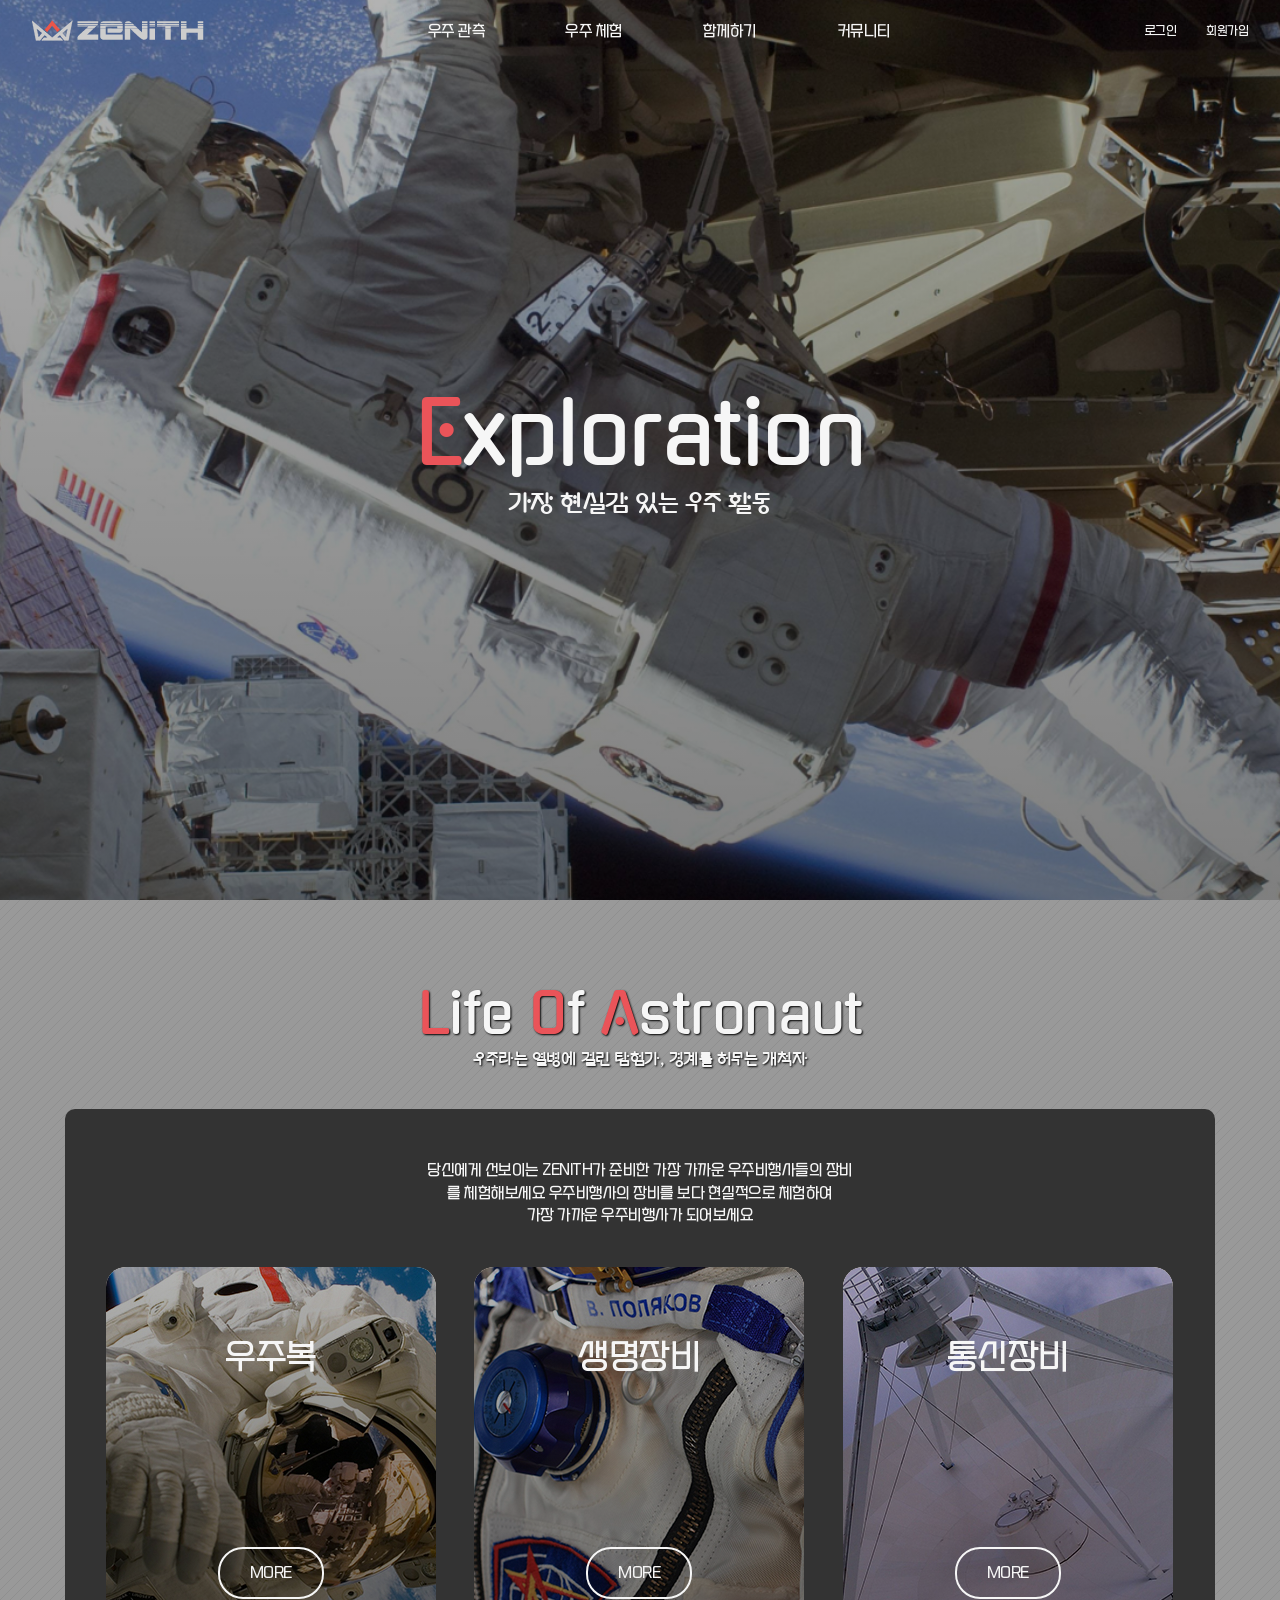
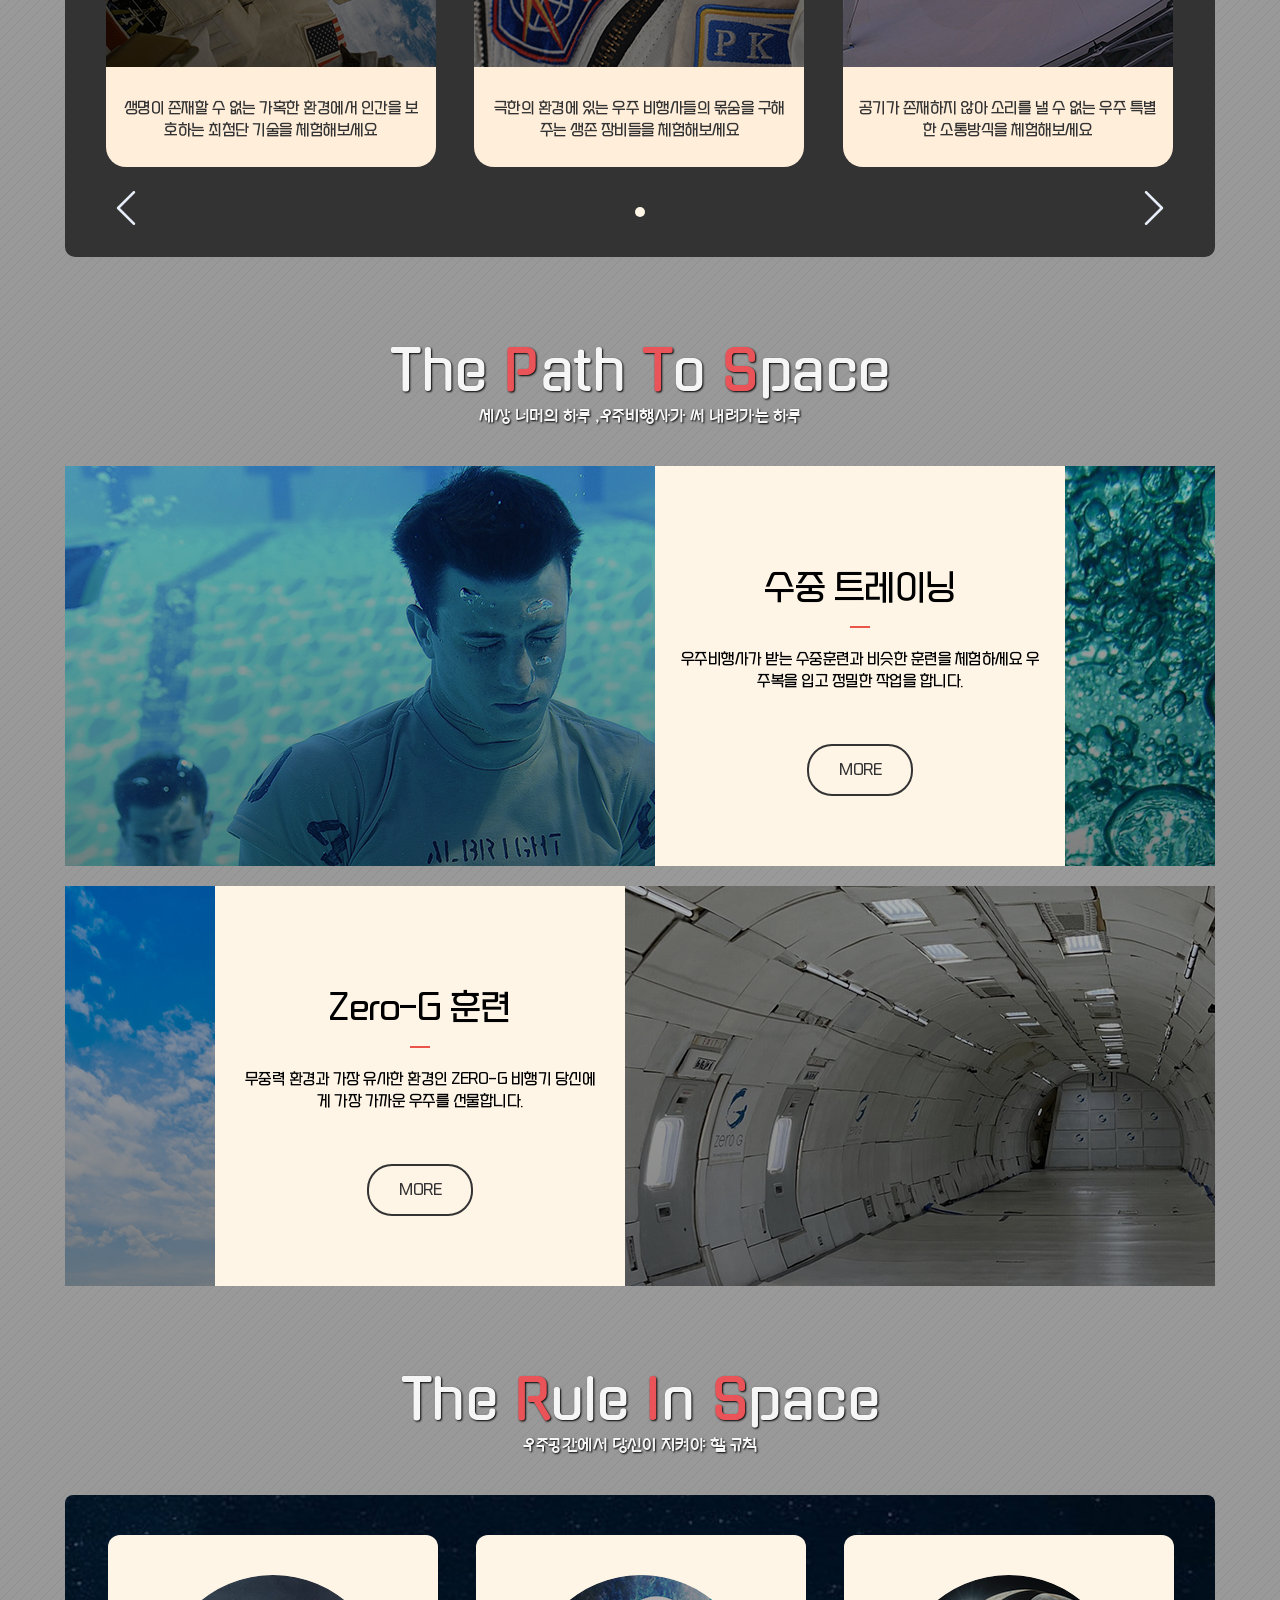
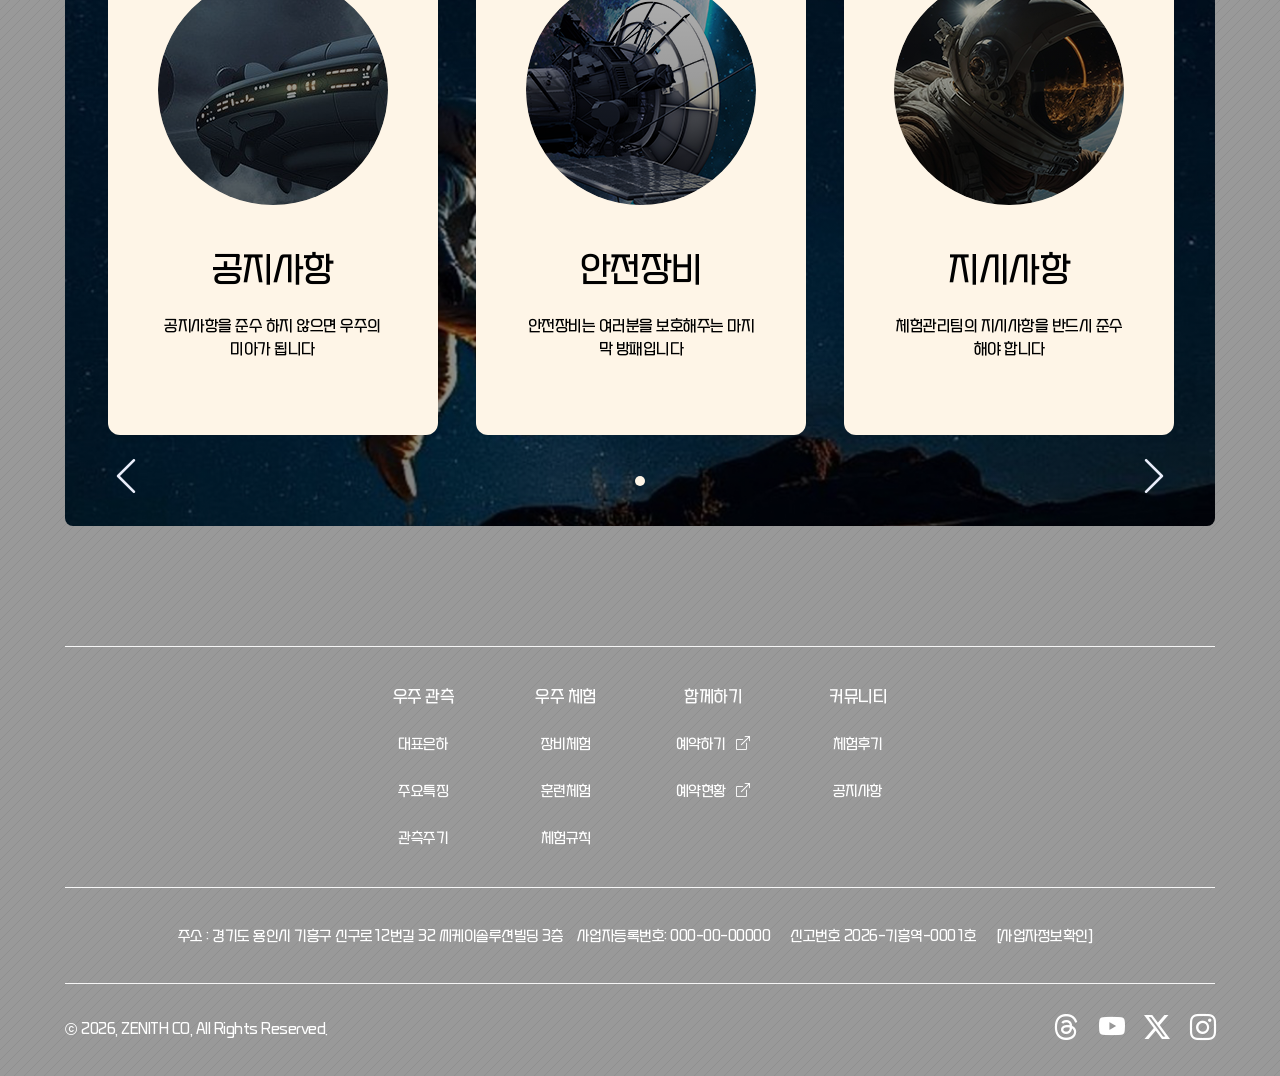
<file: exploration.html>
<!DOCTYPE html>
<html lang="ko">
<head>
    <meta charset="UTF-8">
    <meta name="viewport" content="width=device-width, initial-scale=1.0">
    <title>ZENITH</title>
    <link rel="shortcut icon" href="imgs/exp/ZENITH.ico">
    <link rel="stylesheet" href="css/reset.css">
    <link rel="stylesheet" href="css/common.css">
    
    <script src="js/jquery-1.12.4.min.js"></script>
</head>


<body>
    <header>
        <nav>
            <a href="index.html" class="logo"></a>
            <a href="" id="trigger">
                <span></span>
                <span></span>
                <span></span>
            </a>
            <ul id="main-menu">
                <li>
                    <a href="observe.html">우주 관측</a>
                    <ul class="sub-menu">
                        <li><a href="observe.html">대표은하</a></li>
                        <li><a href="">주요특징</a></li>
                        <li><a href="">관측주기</a></li>
                    </ul>
                </li>
                <li>
                    <a href="exploration.html">우주 체험</a>
                    <ul class="sub-menu">
                        <li><a href="exploration.html">장비체험</a></li>
                        <li><a href="">훈련체험</a></li>
                        <li><a href="">체험규칙</a></li>
                    </ul>
                </li>
                <li>
                    <a href="">함께하기</a>
                    <ul class="sub-menu">
                        <li><a href="">예약하기</a></li>
                        <li><a href="">예약현황</a></li>
                    </ul>
                </li>
                <li>
                    <a href="">커뮤니티</a>
                    <ul class="sub-menu">
                        <li><a href="">체험후기</a></li>
                        <li><a href="">공지사항</a></li>
                    </ul>
                </li>
            </ul>

            <ul class="top-menu">
                <li><a href=""><span>로그인</span><i class="bi bi-person-check-fill"></i></a></li>
                <li><a href=""><span>회원가입</span><i class="bi bi-person-plus-fill"></i></a></li>
            </ul>
        </nav>
    </header>
    

    
    <link rel="stylesheet" href="plugin/owlcarousel/owl.carousel.css">
    <link rel="stylesheet" href="css/explorations.css">
    <script src="plugin/owlcarousel/owl.carousel.js"></script>
    <script src="js/common.js"></script>
    <script src="js/ex-custom.js"></script>
    <script>
        $(function(){
            $('.owl-carousel').owlCarousel({
                loop: true,
                nav: true,
                responsiveClass: true,
                dots : true,
                responsive: {
                    0: {
                    items: 1,
                    margin: 10
                    },
                    760: {
                        items: 2,
                        margin: 30
                    },
                    1200: {
                        items: 3,
                        margin: 35
                    },
                    1550: {
                        items: 3,
                        margin: 50
                    }
                }
            });
        });
    </script>


    <div class="bn">
        <div class="ex-bn-bg"></div>
        <div class="bn-cts">
            <h1><span>e</span>xploration</h1>
            <p>가장 현실감 있는 우주 활동</p>
        </div>
    </div>

    <section>
        <div class="sub-title">
            <h2><span>l</span>ife <span>o</span>f <span>a</span>stronaut</h2>
            <p>우주라는 열병에 걸린 탐험가, 경계를 허무는 개척자</p>
        </div>

        <div class ="ex-la-container">
            <p>
                당신에게 선보이는 ZENITH가 준비한 가장 가까운 우주비행사들의 장비를 체험해보세요
                우주비행사의 장비를 보다 현실적으로 체험하여<br>
                가장 가까운 우주비행사가 되어보세요
            </p>

            <div class="owl-carousel owl-theme">
                <div class="ex-la-cd ex-la-cd1">
                    <a href="">MORE</a>
                    <div class="ex-la-bg1">
                        <h3>우주복</h3>
                    </div>
                    <p>생명이 존재할 수 없는 가혹한 환경에서 인간을 보호하는 최첨단 기술을 체험해보세요</p>
                </div>

                <div class="ex-la-cd ex-la-cd2" >
                    <a href="">MORE</a>
                    <div class="ex-la-bg2">
                        <h3>생명장비</h3>
                    </div>
                    <p> 극한의 환경에 있는 우주 비행사들의 몫숨을 구해주는 생존 장비들을 체험해보세요 </p>
                </div>

                <div class="ex-la-cd ex-la-cd3" >
                    <a href="">MORE</a>
                    <div class="ex-la-bg3">
                        <h3>통신장비</h3>
                    </div>
                    <p>공기가 존재하지 않아 소리를 낼 수 없는 우주 특별한 소통방식을 체험해보세요</p>
                </div>
            </div>
        </div> <!--end:ex-la-container-->




            
		<div class="sub-title">
			<h2>The <span class="highlight">P</span>ath <span class="highlight">T</span>o <span class="highlight">S</span>pace</h2>
			<p>세상 너머의 하루 ,우주비행사가 써 내려가는 하루</p>
		</div>

		<div class="ex-ps-container">
			<div class="ex-ps-wrap">
				<div class="ex-ps-bg ex-ps-bg-big ex-ps-bg-1 "></div>
				<div class="ex-ps-cts ">
					<h3>수중 트레이닝</h3>
					<p>
						우주비행사가 받는 수중훈련과 비슷한 훈련을 체험하세요
						우주복을 입고 정밀한 작업을 합니다.
					</p>
					<a href="">MORE</a>
				</div>
				<div class="ex-ps-bg ex-ps-bg-small ex-ps-bg-3 "></div>
			</div>

			<div class="ex-ps-wrap">
				<div class="ex-ps-bg ex-ps-bg-small ex-ps-bg-4"></div>
				<div class="ex-ps-cts">
					<h3>Zero-G 훈련</h3>
					<p>
						무중력 환경과 가장 유사한 환경인 ZERO-G 비행기
						당신에게 가장 가까운 우주를 선물합니다.
					</p>
					<a href="">MORE</a>
				</div>
				<div class="ex-ps-bg ex-ps-bg-big ex-ps-bg-2 "></div>
			</div>
		</div><!--end:ex-ps-container-->
	
    
        
            
		<div class="sub-title">
			<h2>The <span class="highlight">R</span>ule <span class="highlight">I</span>n <span class="highlight">S</span>pace</h2>
			<p>우주공간에서 당신이 지켜야 할 규칙</p>
		</div>

		<div class="ex-rs-container">
			<div class="owl-carousel owl-theme">
				<div class="ex-rs-wrap anim-fade-up">
					<div class="ex-rs-bg ex-rs-bg-1"></div>
					<div class="ex-rs-cts">
						<h3>공지사항</h3>
						<p>
							공지사항을 준수 하지 않으면 우주의 미아가 됩니다
						</p>
					</div>
				</div>

				<div class="ex-rs-wrap anim-fade-up">
					<div class="ex-rs-bg ex-rs-bg-2"></div>
					<div class="ex-rs-cts">
						<h3>안전장비</h3>
						<p>
							안전장비는 여러분을 보호해주는 마지막 방패입니다
						</p>
					</div>
				</div>

				<div class="ex-rs-wrap anim-fade-up">
					<div class="ex-rs-bg ex-rs-bg-3"></div>
					<div class="ex-rs-cts">
						<h3>지시사항</h3>
						<p>
							체험관리팀의 지시사항을 반드시 준수해야 합니다
						</p>
					</div>
				</div>
			</div>
		</div> <!--end:ex-rs-container-->
	</section>

    <footer>
        <div class="ft-wrap">
            <ul class="ft-mmenu">
                <li>
                    <a href="">우주 관측</a>
                    <ul class="ft-smenu">
                        <li><a href="">대표은하</a></li>
                        <li><a href="">주요특징</a></li>
                        <li><a href="">관측주기</a></li>
                    </ul>
                </li>
                <li>
                    <a href="">우주 체험</a>
                    <ul class="ft-smenu">
                        <li><a href="">장비체험</a></li>
                        <li><a href="">훈련체험</a></li>
                        <li><a href="">체험규칙</a></li>
                    </ul>
                </li>
                <li>
                    <a href="">함께하기</a>
                    <ul class="ft-smenu">
                        <li><a href="">예약하기<i class="bi bi-box-arrow-up-right"></i></a></li>
                        <li><a href="">예약현황<i class="bi bi-box-arrow-up-right"></i></a></li>
                    </ul>
                </li>
                <li>
                    <a href="">커뮤니티</a>
                    <ul class="ft-smenu">
                        <li><a href="">체험후기</a></li>
                        <li><a href="">공지사항</a></li>
                    </ul>
                </li>
            </ul>
            <div class="ft-info">
                <p>주소 : 경기도 용인시 기흥구 신구로12번길 32 씨케이솔루션빌딩 3층 <span>사업자등록번호: 000-00-00000</span><span>신고번호 2026-기흥역-0001호</span><span><a href="">[사업자정보확인]</a></span></p>
            </div>
            <div class="ft-bottom">
                <div class="ft-copyright"><p>ⓒ 2026, ZENITH CO, All Rights Reserved.</p></div>
                <ul class="ft-sns">
                    <li><a href=""><i class="bi bi-threads"></i></a></li>
                    <li><a href=""><i class="bi bi-youtube"></i></a></li>
                    <li><a href=""><i class="bi bi-twitter-x"></i></a></li>
                    <li><a href=""><i class="bi bi-instagram"></i></a></li>
                </ul>
            </div>
        </div>
    </footer>
</body>
</html>
</file>
<file: css/common.css>
@charset "utf-8";



header {
    position: fixed; width: 100%; height: 60px; z-index: 9;
    transition: all 0.2s ease-in;
}
header.active, header:has(#main-menu.active) { background: rgba(0, 0, 0, 0.9); }


nav {
    display: flex; justify-content: space-between; align-items: center;
    width: 95%; height: 100%; margin: 0 auto;
}
nav a { color: #f6f6f6; }
#main-menu, .top-menu { display: flex; }
#main-menu > li { position: relative; }
#main-menu > li > a { height: 60px; line-height: 62px; }
#trigger { display: none; }


.bn { width: 100%; height: 100vh; overflow: hidden; }
.bn-cts {
    position: absolute; left: 50%; top: 50%;
    color: #f6f6f6; transform: translate(-50%, -50%); z-index: 5; text-align: center;
}
.bn-cts span { color: #ea5459; text-transform: uppercase; }
.bn p {font-family: 'Gugi';}


section { margin: 0 auto; overflow: hidden; }


.sub-title {color: #f6f6f6; text-align: center; text-shadow: 1px 1px 2px #000;}
.sub-title h2 span { text-transform: uppercase; color: #ea5459; }
.sub-title p { font-family: 'Gugi'; }


footer {
    width: 100%; margin-top: 120px;
    font-size: 14px; color: #fff;
}
footer a {color: #fff;}
.ft-wrap { margin: 0 auto; }

.ft-mmenu {
    display: flex; justify-content: center;
    gap: 50px; text-align: center;
    border-top: 1px solid #f6f6f6;
}
.ft-mmenu > li {height: 100%;}
.ft-mmenu > li > a {font-size: 16px;}
.ft-smenu li {padding-top: 30px;}
.ft-smenu a {display: inline-flex; justify-content: center; align-items: center;}
.ft-smenu i {padding-left: 10px;}

.ft-info {
    margin-top: 40px; padding-top: 40px;
    border-top: 1px solid #f6f6f6; text-align: center;
}
.ft-info span { display: inline-block; margin: 0 10px; }
.ft-info a { display: inline-block; }

.ft-bottom {
    display: flex; justify-content: space-between; align-items: center;
    margin-top: 38px; padding: 30px 0;
    border-top: 1px solid #f6f6f6;
}

.ft-sns {display: flex;}
.ft-sns a { font-size: 26px; padding-left: 20px; }



/* =====FHD===== */
@media screen and (min-width:1550px) {
    .logo {
        width: 172px; height: 21px;
        background: url('../imgs/logo.png') no-repeat;
    }
    #main-menu > li > a {padding: 0 50px;}

    .sub-menu {
        display: none; position: absolute; left: 50%; top: 65px;
        width: 120px; padding: 10px 0; text-align: center;
        background: #f5f5c8; border-radius: 7px;
        transform: translateX(-50%);
    }
    .sub-menu a { padding: 10px 0; font-size: 14px; color: #333; }

    .top-menu i {display: none;}
    .top-menu a { height: 60px; padding-left: 30px; font-size: 13px; line-height: 62px; }
    #main-menu > li > a:hover, .sub-menu a:hover, .top-menu a:hover {color: #ea5459;}

    .bn-cts h1 {font-size: 100px;}
    .bn-cts p { font-size: 30px; }

    section {width: 1500px;}

    .sub-title {padding: 100px 0 50px;}
    .sub-title h2 {font-size: 65px;}
    .sub-title p {font-size: 17px;}


    .ft-wrap { width: 1500px; }


    .ft-mmenu > li {padding-top: 50px;}
    .ft-mmenu a::before, .ft-mmenu a::after,
    .ft-smenu a::before, .ft-smenu a::after {
        display: inline-block; opacity: 0;
        transition: all 0.3s ease-in;
    }
    .ft-mmenu a::before {
        content: '[';
        margin-right: 10px;
        transform: translateX(30px);
    }
    .ft-mmenu a::after {
        content: ']';
        margin-left: 10px;
        transform: translateX(-30px);
    }
    .ft-smenu a::before {
        content: '[';
        margin-right: 10px;
        transform: translateX(30px);
    }
    .ft-smenu a::after {
        content: ']';
        margin-left: 10px;
        transform: translateX(-30px);
    }
    
    .ft-mmenu a:hover::before, .ft-mmenu a:hover::after,
    .ft-smenu a:hover::before, .ft-smenu a:hover::after {transform: translateX(0); opacity: 1;}
}




/* =====HD===== */
@media screen and (min-width: 1200px) and (max-width: 1549px) {
    .logo {
        width: 172px; height: 21px;
        background: url('../imgs/logo.png');
    }
    
    #main-menu > li > a {padding: 0 40px;}
    
    .sub-menu {
        display: none; position: absolute; left: 50%; top: 65px;
        width: 120px; padding: 10px 0; text-align: center;
        background: #f5f5c8; border-radius: 7px;
        transform: translateX(-50%);
    }
    .sub-menu a {
        padding: 10px 0;
        font-size: 14px; color: #000;
    }
    
    .top-menu i {display: none;}
    .top-menu a {height: 60px; margin-left: 30px; font-size: 12px; line-height: 62px;}
    #main-menu > li > a:hover, .sub-menu a:hover, .top-menu a:hover {color: #ea5459;}
    
    .bn-cts h1 {font-size: 85px;}
    .bn-cts p {font-size: 24px; }
    

    section {width: 1150px;}
    

    .sub-title {padding: 80px 0 40px;}
    .sub-title h2 {font-size: 55px;}
    .sub-title p {font-size: 16px;}
    

    .ft-wrap {width: 1150px;}
    

    .ft-mmenu > li {padding-top: 40px;}
    .ft-mmenu a::before, .ft-mmenu a::after,
    .ft-smenu a::before, .ft-smenu a::after {
        display: inline-block; opacity: 0;
        transition: all 0.3s ease-in;
    }
    .ft-mmenu a::before {
        content: '[';
        margin-right: 10px;
        transform: translateX(30px);
    }
    .ft-mmenu a::after {
        content: ']';
        margin-left: 10px;
        transform: translateX(-30px);
    }
    .ft-smenu a::before {
        content: '[';
        margin-right: 10px;
        transform: translateX(30px);
    }
    .ft-smenu a::after {
        content: ']';
        margin-left: 10px;
        transform: translateX(-30px);
    }
    .ft-mmenu a:hover::before, .ft-mmenu a:hover::after,
    .ft-smenu a:hover::before, .ft-smenu a:hover::after {transform: translateX(0); opacity: 1;}
}



/* =====TB===== */
@media screen and (min-width: 760px) and (max-width: 1199px) {
    .top-menu span {display: none;}
    
    nav {position: relative;}
    .logo {
        width: 42px; height: 25px; margin-top: 5px;
        background: url('../imgs/single-logo.png') no-repeat center center;
        background-size: cover;
    }
    #trigger {
        display: block; position: absolute; right: 15px;
        width: 30px; height: 20px;
        z-index: 8;
    }
    #trigger span {
        position: absolute; left: 0; top: 0;
        width: 100%; height: 2px;
        background: #fff;
        transition: transform 0.4s ease-in;
    }
    #trigger span:nth-child(2) {top: 9px; transition: all 0.2s ease-in;}
    #trigger span:nth-child(3) {top: 18px;}
    

    #trigger.active span:nth-child(1) {
        width: 90%; left: 5%;
        transform: translateY(9px) rotate(-310deg);
        z-index: 4;
    }
    #trigger.active span:nth-child(2) {
        top: -5.5px; height: 30px;
        background: #ea5459;
        border-radius: 5px;
        z-index: 0;
    }
    #trigger.active span:nth-child(3) {
        width: 90%; left: 5%;
        transform: translateY(-9px) rotate(310deg);
        z-index: 4;
    }
    

    #main-menu {
        display: block; position: absolute; visibility: hidden;
        right: -700px; top: 60px;
        width: 120%; height: 100vh; padding-top: 50px;
        background: rgba(234, 84, 89, 0.9); opacity: 0;
        transition: all 0.4s ease-in; z-index: 3;
    }
    #main-menu.active {right: -350px; opacity: 1; visibility: visible;}
    #main-menu > li {width: 100%; height: auto;}
    #main-menu > li > a {font-size: 22px; padding-left: 50px;}
    

    .sub-menu a.active, header:has(#main-menu.active) .sub-menu a {
        background: rgba(80, 80, 80, 0.8);
    }
    .sub-menu {display: none; position: relative; width: 100%; top: 0; background: none; text-align: initial;}
    .sub-menu li {box-shadow: 1px 1px 1px rgba(255, 255, 255, 0.5);}
    .sub-menu a {
        justify-content: left; height: 50px; padding: 0 0 0 50px;
        color: #f6f6f6; font-size: 18px; line-height: 52px;
    }
    .sub-menu li:first-child a {border-radius: 0;}
    .sub-menu li:last-child a {border-radius: 0;}
    

    .top-menu {z-index: 2; padding-right: 65px;}
    .top-menu .bi {display: block; padding-top: 4px; font-size: 30px;}
    .top-menu a {margin-left: 20px;}
    

    .bn-cts h1 {font-size: 70px;}
    .bn-cts p {font-size: 20px;}
    

    section {width: 740px;}
    

    .sub-title {padding: 80px 0 40px;}
    .sub-title h2 {font-size: 50px;}
    .sub-title p {font-size: 14px;}
    

    .ft-wrap {width: 740px;}
    

    .ft-mmenu {height: auto;}
    .ft-mmenu > li {padding-top: 40px;}
}



/* =====SM===== */
@media screen and (max-width: 759px)  {
    .top-menu span {display: none;}
    

    nav {position: relative;}
    .logo {
        width: 42px; height: 25px; margin-top: 5px;
        background: url('../imgs/single-logo.png') no-repeat center center;
        background-size: cover;
    }
    #trigger {
        display: block; position: absolute; right: 0;
        width: 30px; height: 20px; z-index: 8;
    }
    #trigger span {
        position: absolute; left: 0; top: 0;
        width: 100%; height: 2px;
        background: #fff;
        transition: transform 0.4s ease-in;
    }
    #trigger span:nth-child(2) {top: 9px; transition: all 0.2s ease-in;}
    #trigger span:nth-child(3) {top: 18px;}
    

    #trigger.active span:nth-child(1) {
        width: 90%; left: 5%;
        transform: translateY(9px) rotate(-310deg);
        z-index: 4;
    }
    #trigger.active span:nth-child(2) {
        top: -5.5px; height: 30px;
        background: #ea5459;
        border-radius: 5px;
        z-index: 0;
    }
    #trigger.active span:nth-child(3) {
        width: 90%; left: 5%;
        transform: translateY(-9px) rotate(310deg);
        z-index: 4;
    }
    

    #main-menu {
        display: block; position: absolute;
        right: -200%; top: 60px;
        width: 150%; height: 100vh; padding-top: 50px;
        background: rgba(234, 84, 89, 0.9); opacity: 0;
        transition: all 0.4s ease-in; z-index: 3;
    }
    #main-menu.active {right: -65%; opacity: 1;}
    #main-menu > li {width: 100%; height: auto;}
    #main-menu > li > a {font-size: 22px; padding-left: 50px;}
    

    .sub-menu a.active, header:has(#main-menu.active) .sub-menu a {
        background: rgba(80, 80, 80, 0.8);
    }
    .sub-menu {display: none; position: relative; width: 100%; top: 0; text-align: initial; background: none;}
    .sub-menu li {box-shadow: 1px 1px 1px rgba(255, 255, 255, 0.5);}
    .sub-menu a {
        justify-content: left; height: 50px; padding: 0 0 0 50px;
        color: #f6f6f6; font-size: 18px; line-height: 52px;
    }
    .sub-menu li:first-child a {border-radius: 0;}
    .sub-menu li:last-child a {border-radius: 0;}
    

    .top-menu {z-index: 2; padding-right: 40px;}
    .top-menu .bi {display: block; padding-top: 4px; font-size: 30px;}
    .top-menu a {margin-left: 15px;}
    

    .bn-cts h1 { font-size: 60px; letter-spacing: -2px; }
	.bn-cts p { font-size: 18px; }
    

    section {width: 350px;}
    

    .sub-title {padding: 50px 0 25px;}
    .sub-title h2 { font-size: 45px; line-height: 40px; }
    .sub-title p {font-size: 14px; padding-top: 10px;}
    

    .ft-wrap {width: 350px; height: auto;}
    .ft-mmenu {justify-content: center; gap: 33px;}
    .ft-mmenu li {width: auto;}
    

    .ft-mmenu {height: auto;}
    .ft-mmenu > li {padding-top: 30px;}
    .ft-mmenu a::before, .ft-smenu a::before {display: none;}
    .ft-mmenu a::after, .ft-smenu a::after {display: none;}
    

    .ft-info {display: none;}
    

    .ft-bottom {display: block; text-align: center; margin-top: 30px;}
    

    .ft-sns {justify-content: center; padding: 30px 0;}
    .ft-sns a {padding: 0 20px;}
}
</file>
<file: css/explorations.css>
@charset "utf-8";



.ex-bn-bg {
    width: 100%; height: 100%;
    background-size: cover;
    background-position: center;
    background-repeat: no-repeat;
}

/* ===== Owl Carousel ===== */
.owl-nav {
    display: flex; justify-content: space-between;
    margin-top: 20px; font-size: 42px;
}
.owl-dots {
    display: flex; justify-content: center;
    position: absolute; left: 50%; bottom: 20px;
    color: #333;
    transform: translateX(-50%);
}
.owl-dot span {
    display: block; width: 10px; height: 10px; margin: 0 5px;
    background: #fef5e7; border-radius: 50%;
}
.bi-chevron-left::before, .bi-chevron-right::before { color: #e9edfa; }



/* ===== Life Of Astronaut (Common) ===== */
.ex-la-container {
    background: #333;
    text-align: center;
    border-radius: 10px;
}
.ex-la-container > p { color: #f6f6f6; }
.ex-la-cd {
    position: relative;
    background: #ffeeda; border-radius: 20px; overflow: hidden; opacity: 0;
    transform: translateY(50px);
}
.ex-la-cd1 { transition: all 0.8s ease-in-out; }
.ex-la-cd2 { transition: all 0.8s ease-in-out 0.4s; }
.ex-la-cd3 { transition: all 0.8s ease-in-out 0.8s; }
.ani-show { opacity: 1 !important; transform: translateY(0) !important; }

.ex-la-cd > a {
    position: absolute; left: 50%;
    color: #f6f6f6; border: 2px solid #f6f6f6; border-radius: 25px; z-index: 9;
    transform: translateX(-50%); overflow: hidden;
}
.ex-la-cd > a::before {
    content: ""; position: absolute;
    top: 0; left: 0; bottom: 0; width: 0;
    background: rgba(255, 255, 255, 0.4); 
    z-index: -1; transition: width 0.4s ease-in-out;
}
.ex-la-cd > div {
    position: absolute; left: 0; top: 0;
    width: 100%; color: #f6f6f6;
}
.ex-la-cd > div::after {
    content: ""; position: absolute;
    top: 0; left: 0; right: 0; bottom: 0;
    opacity: 0; transition: opacity 1.2s ease-in-out; z-index: 2; 
}

.ex-la-cd > p { color: #333; }

.ex-la-cd > a:hover ~ .ex-la-bg1::after,
.ex-la-cd > a:hover ~ .ex-la-bg2::after,
.ex-la-cd > a:hover ~ .ex-la-bg3::after { opacity: 1; }
.ex-la-cd > a:hover::before { width: 100%; }

h3 { font-family: "SeabangGothic", sans-serif; }



/* ===== The Path To Space (Common) ===== */
.ex-ps-container { display: flex; flex-direction: column; }
.ex-ps-wrap { display: flex; }
.ex-ps-bg-big, .ex-ps-bg-small { 
    background-color: #ddd; background-position: center; background-size: cover; 
}

.ex-ps-cts {
    position: relative; 
    background:#fef5e7;
    display: flex; flex-direction: column; justify-content: center;
    align-items: center; text-align: center; box-sizing: border-box;
}
.ex-ps-cts h3 { position: relative; }
.ex-ps-cts h3::after {
    content: ""; position: absolute;
    bottom: 0; left: 50%; transform: translateX(-50%);
    width: 20px; height: 2px;
    background: #ea5449;
}

.ex-ps-cts a {
    position: absolute; display: flex;
    justify-content: center; align-items: center;
    border: 2px solid #333; border-radius: 25px;
    font-weight: 500; color: #333;
    background: transparent; cursor: pointer;
    z-index: 2; overflow: hidden;
    transition: all 0.4s ease; 
}
.ex-ps-cts a:hover { transform: translateY(-5px); box-shadow: 0 10px 20px rgba(0, 0, 0, 0.2); }

.ex-ps-bg { opacity: 0; } 
.ex-ps-bg-1, .ex-ps-bg-4 { transform: translateX(-50px); transition: all 0.8s ease-in-out; }
.ex-ps-bg-2, .ex-ps-bg-3 { transform: translateX(50px); transition: all 0.8s ease-in-out 0.4s; }
.event-show { opacity: 1; transform: translateX(0); }



/* ===== The Rule In Space (Common) ===== */
.ex-rs-container {
    width: 100%; border-radius: 8px;
}
.ex-rs-wrap {
    position: relative; margin: 0 auto; 
    background: #fef5e7;
    border-radius: 12px; box-sizing: border-box;
    opacity: 0; transform: translateY(50px);
}
.ex-rs-wrap:nth-child(1) { transition: all 0.8s ease-in-out 0s; }
.ex-rs-wrap:nth-child(2) { transition: all 0.8s ease-in-out 0.4s; }
.ex-rs-wrap:nth-child(3) { transition: all 0.8s ease-in-out 0.8s; }

.ex-rs-bg {
    border-radius: 50%; margin: 0 auto;
    background-size: cover; background-position: center;
    transition: transform 0.5s ease, filter 0.5s ease;
}
.ex-rs-bg:hover { transform: scale(1.08); filter: brightness(1.25); }

.ex-rs-cts {
    position: absolute; left: 0;
    width: 100%; text-align: center;
    box-sizing: border-box;
}






/* ===== FHD (1550px 이상) ===== */
@media screen and (min-width: 1550px) {
    .ex-bn-bg { background-image: linear-gradient(rgba(0, 0, 0, 0.3), rgba(0, 0, 0, 0.5)), url('../imgs/exp/fhd-ep-bg-1.jpg'); }


    /* Life Of Astronaut */
    .ex-la-container { padding: 50px 50px 20px;  }
    .ex-la-container > p { width: 510px; margin: 0 auto 50px;  line-height: 1.5; }
    
    .ex-la-cd { width: 430px; height: 600px; }
    .ex-la-cd > a { top: 330px; padding: 15px 30px; }
    .ex-la-cd > div { height: 470px; }
    .ex-la-cd > p { width: 330px; padding-top: 510px; margin: 0 auto;  line-height: 1.5; }
    
    .ex-la-bg1 { background: linear-gradient(rgba(0, 0, 0, 0.3), rgba(0, 0, 0, 0.5)), url('../imgs/exp/fhd-la-bg-1.jpg') center/cover no-repeat; }
    .ex-la-bg2 { background: linear-gradient(rgba(0, 0, 0, 0.3), rgba(0, 0, 0, 0.5)), url('../imgs/exp/fhd-la-bg-2.jpg') center/cover no-repeat; }
    .ex-la-bg3 { background: linear-gradient(rgba(0, 0, 0, 0.3), rgba(0, 0, 0, 0.5)), url('../imgs/exp/fhd-la-bg-3.jpg') center/cover no-repeat; }

    .ex-la-bg1::after { background: linear-gradient(rgba(0, 0, 0, 0.3), rgba(0, 0, 0, 0.5)), url('../imgs/exp/fhd-la-bg-4.jpg') center/cover no-repeat; }
    .ex-la-bg2::after { background: linear-gradient(rgba(0, 0, 0, 0.3), rgba(0, 0, 0, 0.5)), url('../imgs/exp/fhd-la-bg-5.jpg') center/cover no-repeat; }
    .ex-la-bg3::after { background: linear-gradient(rgba(0, 0, 0, 0.3), rgba(0, 0, 0, 0.5)), url('../imgs/exp/fhd-la-bg-6.jpg') center/cover no-repeat; }

    h3 { font-size: 36px; }
    .ex-la-cd h3 { padding-top: 85px; }


    /* The Path To Space */
    .ex-ps-container { gap: 25px; }
    .ex-ps-wrap { height: 460px; flex-direction: row; }
    .ex-ps-bg-big { width: 780px; height: 460px; }
    .ex-ps-bg-small { width: 180px; height: 460px;  }

    .ex-ps-bg-1 { background: linear-gradient(rgba(0, 0, 0, 0.3), rgba(0, 0, 0, 0.5)), url('../imgs/exp/fhd-ps-bg-1.jpg') center/cover no-repeat; }
    .ex-ps-bg-2 { background: linear-gradient(rgba(0, 0, 0, 0.3), rgba(0, 0, 0, 0.5)), url('../imgs/exp/fhd-ps-bg-2.jpg') center/cover no-repeat; }
    .ex-ps-bg-3 { background: linear-gradient(rgba(0, 0, 0, 0.3), rgba(0, 0, 0, 0.5)), url('../imgs/exp/fhd-ps-bg-3.jpg') center/cover no-repeat; }
    .ex-ps-bg-4 { background: linear-gradient(rgba(0, 0, 0, 0.3), rgba(0, 0, 0, 0.5)), url('../imgs/exp/fhd-ps-bg-4.jpg') center/cover no-repeat; }

    .ex-ps-cts { width: 540px; height: 460px; padding: 48px 48px 100px; display: flex; }
    .ex-ps-cts h3 { margin-bottom: 15px; padding-bottom: 15px; }
    .ex-ps-cts p { margin-bottom: 30px; line-height: 1.5; }
    .ex-ps-cts a { bottom: 85px; padding: 15px 30px; }


    /* The Rule In Space */
    .ex-rs-container { padding: 50px 50px 20px 50px; background: linear-gradient(rgba(0, 0, 0, 0.3), rgba(0, 0, 0, 0.5)), url('../imgs/exp/fhd-rs-bn-1.jpg') center/cover no-repeat; }
    .ex-rs-wrap { height: 575px; width: 430px; padding-top: 65px; }
    
    .ex-rs-bg { width: 300px; height: 300px; }
    .ex-rs-cts { bottom: 65px; padding: 0 32px; }
    .ex-rs-cts h3 { margin-top: 50px; }
    .ex-rs-cts p { padding: 25px; line-height: 1.5; }

    .ex-rs-bg-1 { background: linear-gradient(rgba(0, 0, 0, 0.3), rgba(0, 0, 0, 0.5)), url('../imgs/exp/fhd-rs-bg-1.png') center/cover no-repeat; }
    .ex-rs-bg-2 { background: linear-gradient(rgba(0, 0, 0, 0.3), rgba(0, 0, 0, 0.5)), url('../imgs/exp/fhd-rs-bg-2.png') center/cover no-repeat; }
    .ex-rs-bg-3 { background: linear-gradient(rgba(0, 0, 0, 0.3), rgba(0, 0, 0, 0.5)), url('../imgs/exp/fhd-rs-bg-3.png') center/cover no-repeat; }
}





/* ===== HD (1200px ~ 1549px) ===== */
@media screen and (min-width: 1200px) and (max-width: 1549px) {
    .ex-bn-bg { background-image: linear-gradient(rgba(0, 0, 0, 0.3), rgba(0, 0, 0, 0.5)), url('../imgs/exp/hd-ep-bg-1.jpg'); }



    /* Life Of Astronaut */
    .ex-la-container { padding: 40px 40px 20px;  }
    .ex-la-container > p { width: 510px; padding: 10px 40px 0px 40px; margin: 0 auto 40px; line-height: 1.5; }

    .ex-la-cd { width: 330px; height: 500px; }
    .ex-la-cd > a { top: 280px; padding: 15px 30px; }
    .ex-la-cd > div { height: 400px; }
    .ex-la-cd > p { width: 300px; padding-top: 430px; margin: 0 auto;  line-height: 1.5; }

    .ex-la-bg1 { background: linear-gradient(rgba(0, 0, 0, 0.3), rgba(0, 0, 0, 0.6)), url('../imgs/exp/hd-la-bg-1.jpg') center/cover no-repeat; }
    .ex-la-bg2 { background: linear-gradient(rgba(0, 0, 0, 0.3), rgba(0, 0, 0, 0.5)), url('../imgs/exp/hd-la-bg-2.jpg') center/cover no-repeat; }
    .ex-la-bg3 { background: linear-gradient(rgba(0, 0, 0, 0.3), rgba(0, 0, 0, 0.5)), url('../imgs/exp/hd-la-bg-3.jpg') center/cover no-repeat; }

    .ex-la-bg1::after { background: linear-gradient(rgba(0, 0, 0, 0.3), rgba(0, 0, 0, 0.5)), url('../imgs/exp/hd-la-bg-4.jpg') center/cover no-repeat; }
    .ex-la-bg2::after { background: linear-gradient(rgba(0, 0, 0, 0.3), rgba(0, 0, 0, 0.5)), url('../imgs/exp/hd-la-bg-5.jpg') center/cover no-repeat; }
    .ex-la-bg3::after { background: linear-gradient(rgba(0, 0, 0, 0.3), rgba(0, 0, 0, 0.5)), url('../imgs/exp/hd-la-bg-6.jpg') center/cover no-repeat; }

    h3 { font-size: 34px; }
    .ex-la-cd h3 { padding-top: 70px; }



    /* The Path To Space */
    .ex-ps-container { gap: 20px; }
    .ex-ps-wrap { height: 400px; flex-direction: row; }
    .ex-ps-bg-big { width: 590px; height: 400px; }
    .ex-ps-bg-small { width: 150px; height: 400px;  }

    .ex-ps-bg-1 { background: linear-gradient(rgba(0, 0, 0, 0.3), rgba(0, 0, 0, 0.5)), url('../imgs/exp/hd-ps-bg-1.jpg') center/cover no-repeat; }
    .ex-ps-bg-2 { background: linear-gradient(rgba(0, 0, 0, 0.3), rgba(0, 0, 0, 0.5)), url('../imgs/exp/hd-ps-bg-2.jpg') center/cover no-repeat; }
    .ex-ps-bg-3 { background: linear-gradient(rgba(0, 0, 0, 0.3), rgba(0, 0, 0, 0.5)), url('../imgs/exp/hd-ps-bg-3.jpg') center/cover no-repeat; }
    .ex-ps-bg-4 { background: linear-gradient(rgba(0, 0, 0, 0.3), rgba(0, 0, 0, 0.5)), url('../imgs/exp/hd-ps-bg-4.jpg') center/cover no-repeat; }

    .ex-ps-cts { width: 410px; height: 400px; padding: 40px 25px 80px; display: flex; }
    .ex-ps-cts h3 { padding-bottom: 20px; margin-bottom: 20px; }
    .ex-ps-cts p { margin-bottom: 32px; line-height: 1.5; }
    .ex-ps-cts a { bottom: 70px; padding: 15px 30px; }


    
    /* The Rule In Space */
    .ex-rs-container { padding: 40px 40px 20px; background: linear-gradient(rgba(0, 0, 0, 0.3), rgba(0, 0, 0, 0.5)), url('../imgs/exp/hd-rs-bn-1.jpg') center/cover no-repeat; }
    .ex-rs-wrap { height: 500px; width: 330px; padding-top: 40px; }

    .ex-rs-bg { width: 230px; height: 230px; }
    .ex-rs-cts { bottom: 50px; padding: 0 25px; }
    .ex-rs-cts h3 { margin-top: 40px; }
    .ex-rs-cts p { padding: 25px; line-height: 1.5; }

    .ex-rs-bg-1 { background: linear-gradient(rgba(0, 0, 0, 0.3), rgba(0, 0, 0, 0.5)), url('../imgs/exp/hd-rs-bg-1.png') center/cover no-repeat; }
    .ex-rs-bg-2 { background: linear-gradient(rgba(0, 0, 0, 0.3), rgba(0, 0, 0, 0.5)), url('../imgs/exp/hd-rs-bg-2.png') center/cover no-repeat; }
    .ex-rs-bg-3 { background: linear-gradient(rgba(0, 0, 0, 0.3), rgba(0, 0, 0, 0.5)), url('../imgs/exp/hd-rs-bg-3.png') center/cover no-repeat; }
}




/* ===== TB (760px ~ 1199px) ===== */
@media screen and (min-width: 760px) and (max-width: 1199px) {
    .ex-bn-bg { background-image: linear-gradient(rgba(0, 0, 0, 0.3), rgba(0, 0, 0, 0.5)), url('../imgs/exp/tb-ep-bg-1.jpg'); }



    /* Life Of Astronaut */
    .ex-la-container { padding: 5px 30px 20px;  }
    .ex-la-container > p { width: 450px; margin: 30px auto;  line-height: 1.5;  }

    .ex-la-cd { width: 325px; height: 500px; }
    .ex-la-cd > a { top: 300px; padding: 15px 30px; }
    .ex-la-cd > div { height: 400px; }
    
    
    .ex-la-cd > p { padding: 435px 20px 0; }


    .ex-la-bg1 { background: linear-gradient(rgba(0, 0, 0, 0.3), rgba(0, 0, 0, 0.6)), url('../imgs/exp/tb-la-bg-1.jpg') center/cover no-repeat; }
    .ex-la-bg2 { background: linear-gradient(rgba(0, 0, 0, 0.3), rgba(0, 0, 0, 0.5)), url('../imgs/exp/tb-la-bg-2.jpg') center/cover no-repeat; }
    .ex-la-bg3 { background: linear-gradient(rgba(0, 0, 0, 0.3), rgba(0, 0, 0, 0.5)), url('../imgs/exp/tb-la-bg-3.jpg') center/cover no-repeat; }

    h3 { font-size: 32px; }
    .ex-la-cd h3 { padding-top: 50px; }



    /* The Path To Space */
    .ex-ps-container { gap: 20px; }
    .ex-ps-wrap { height: 355px; flex-direction: row; }
    .ex-ps-bg-big { width: 370px; height: 355px; }
    .ex-ps-bg-small { display: none; }

    .ex-ps-bg-1 { background: linear-gradient(rgba(0, 0, 0, 0.3), rgba(0, 0, 0, 0.5)), url('../imgs/exp/tb-ps-bg-1.jpg') center/cover no-repeat; }
    .ex-ps-bg-2 { background: linear-gradient(rgba(0, 0, 0, 0.3), rgba(0, 0, 0, 0.5)), url('../imgs/exp/tb-ps-bg-2.jpg') center/cover no-repeat; }

    .ex-ps-cts { width: 370px; height: 355px; padding: 30px 30px 60px; display: flex; }
    .ex-ps-cts h3 { margin-bottom: 20px; padding-bottom: 20px; }
    .ex-ps-cts p { margin-bottom: 50px; line-height: 1.5; }
    .ex-ps-cts a { bottom: 50px; padding: 15px 30px; }



    /* The Rule In Space */
    .ex-rs-container { padding: 40px 30px 20px; background: linear-gradient(rgba(0, 0, 0, 0.3), rgba(0, 0, 0, 0.5)), url('../imgs/exp/tb-rs-bn-1.jpg') center/cover no-repeat; }
    .ex-rs-wrap { height: 500px; width: 315px; padding-top: 40px; }

    .ex-rs-bg { width: 230px; height: 230px; }
    .ex-rs-cts { bottom: 50px; padding: 0 25px; }
    .ex-rs-cts h3 { margin-top: 50px; }
    .ex-rs-cts p { padding: 25px; line-height: 1.5; }

    .ex-rs-bg-1 { background: linear-gradient(rgba(0, 0, 0, 0.3), rgba(0, 0, 0, 0.5)), url('../imgs/exp/tb-rs-bg-1.png') center/cover no-repeat; }
    .ex-rs-bg-2 { background: linear-gradient(rgba(0, 0, 0, 0.3), rgba(0, 0, 0, 0.5)), url('../imgs/exp/tb-rs-bg-2.png') center/cover no-repeat; }
    .ex-rs-bg-3 { background: linear-gradient(rgba(0, 0, 0, 0.3), rgba(0, 0, 0, 0.5)), url('../imgs/exp/tb-rs-bg-3.png') center/cover no-repeat; }
}





/* ===== SM (759px 이하) ===== */
@media screen and (max-width: 759px) {
    .ex-bn-bg { background-image: linear-gradient(rgba(0, 0, 0, 0.3), rgba(0, 0, 0, 0.5)), url('../imgs/exp/sm-ep-bg-1.jpg'); }



    /* Life Of Astronaut */
    .ex-la-container { width: 100%; padding: 0px 0 20px; background: none; }
    .ex-la-container > p { width: 100%; padding: 10px 20px 25px; margin: 0;  line-height: 1.5; }
    .ex-la-container p:nth-child(1) {width: 350px; margin: 0px; padding: 0px 40px 25px; display: none;}

    .ex-la-cd { width: 100%; max-width: 350px; height: 500px; margin: 0 auto; }
    .ex-la-cd > a { top: 280px; padding: 15px 30px; }
    .ex-la-cd > div { height: 400px; }
    .ex-la-cd > p { width: 90%; padding-top: 430px; margin: 0 auto;  line-height: 1.5; text-align: center; }

    .ex-la-bg1 { background: linear-gradient(rgba(0, 0, 0, 0.3), rgba(0, 0, 0, 0.6)), url('../imgs/exp/sm-la-bg-1.jpg') center/cover no-repeat; }
    .ex-la-bg2 { background: linear-gradient(rgba(0, 0, 0, 0.3), rgba(0, 0, 0, 0.5)), url('../imgs/exp/sm-la-bg-2.jpg') center/cover no-repeat; }
    .ex-la-bg3 { background: linear-gradient(rgba(0, 0, 0, 0.3), rgba(0, 0, 0, 0.5)), url('../imgs/exp/sm-la-bg-3.jpg') center/cover no-repeat; }

    .ex-la-bg1::after { background: linear-gradient(rgba(0, 0, 0, 0.3), rgba(0, 0, 0, 0.5)), url('../imgs/exp/sm-la-bg-4.jpg') center/cover no-repeat; }
    .ex-la-bg2::after { background: linear-gradient(rgba(0, 0, 0, 0.3), rgba(0, 0, 0, 0.5)), url('../imgs/exp/sm-la-bg-5.jpg') center/cover no-repeat; }
    .ex-la-bg3::after { background: linear-gradient(rgba(0, 0, 0, 0.3), rgba(0, 0, 0, 0.5)), url('../imgs/exp/sm-la-bg-6.jpg') center/cover no-repeat; }

    h3 { font-size: 30px; }
    .ex-la-cd h3 { padding-top: 70px; }



    /* The Path To Space */
    .ex-ps-container { gap: 0px; }
    .ex-ps-wrap { height: auto; flex-direction: column; } 
    
    .ex-ps-bg-big { width: 100%; height: 350px; }
    .ex-ps-bg-small { display: none; }

    .ex-ps-cts { display: none; }

    .ex-ps-bg-1 { background: linear-gradient(rgba(0, 0, 0, 0.3), rgba(0, 0, 0, 0.5)), url('../imgs/exp/sm-ps-bg-1.jpg') center/cover no-repeat; }
    .ex-ps-bg-2 { background: linear-gradient(rgba(0, 0, 0, 0.3), rgba(0, 0, 0, 0.5)), url('../imgs/exp/sm-ps-bg-2.jpg') center/cover no-repeat; }



    /* The Rule In Space */
    .ex-rs-container { padding: 0; background: none; }
    .ex-rs-wrap { height: 500px; width: 100%; max-width: 350px; padding-top: 30px; }
    
    .ex-rs-bg { width: 230px; height: 230px; }
    .ex-rs-cts { bottom: 50px; padding: 0 25px; }
    .ex-rs-cts h3 { margin-top: 40px; }
    .ex-rs-cts p { padding: 25px; line-height: 1.5; }

    .ex-rs-bg-1 { background: linear-gradient(rgba(0, 0, 0, 0.3), rgba(0, 0, 0, 0.5)), url('../imgs/exp/sm-rs-bg-1.png') center/cover no-repeat; }
    .ex-rs-bg-2 { background: linear-gradient(rgba(0, 0, 0, 0.3), rgba(0, 0, 0, 0.5)), url('../imgs/exp/sm-rs-bg-2.png') center/cover no-repeat; }
    .ex-rs-bg-3 { background: linear-gradient(rgba(0, 0, 0, 0.3), rgba(0, 0, 0, 0.5)), url('../imgs/exp/sm-rs-bg-3.png') center/cover no-repeat; }
}
</file>
